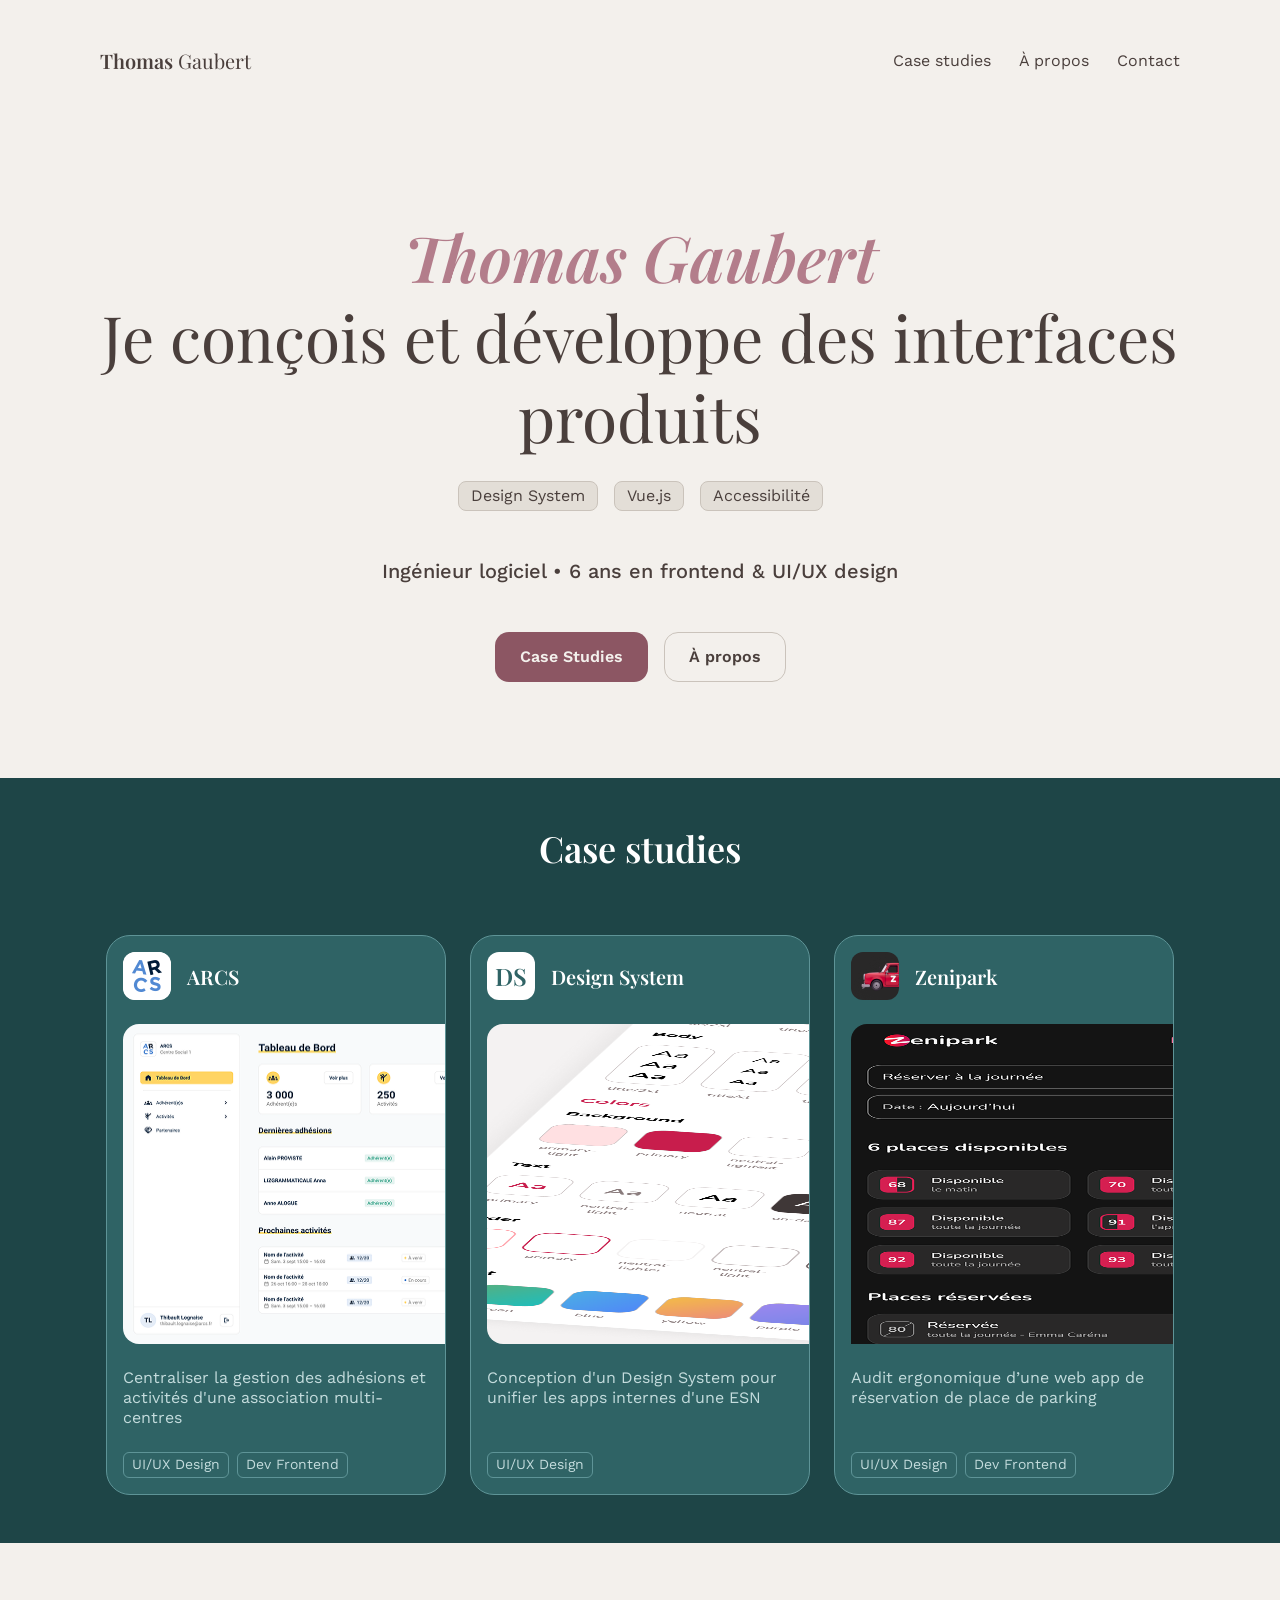
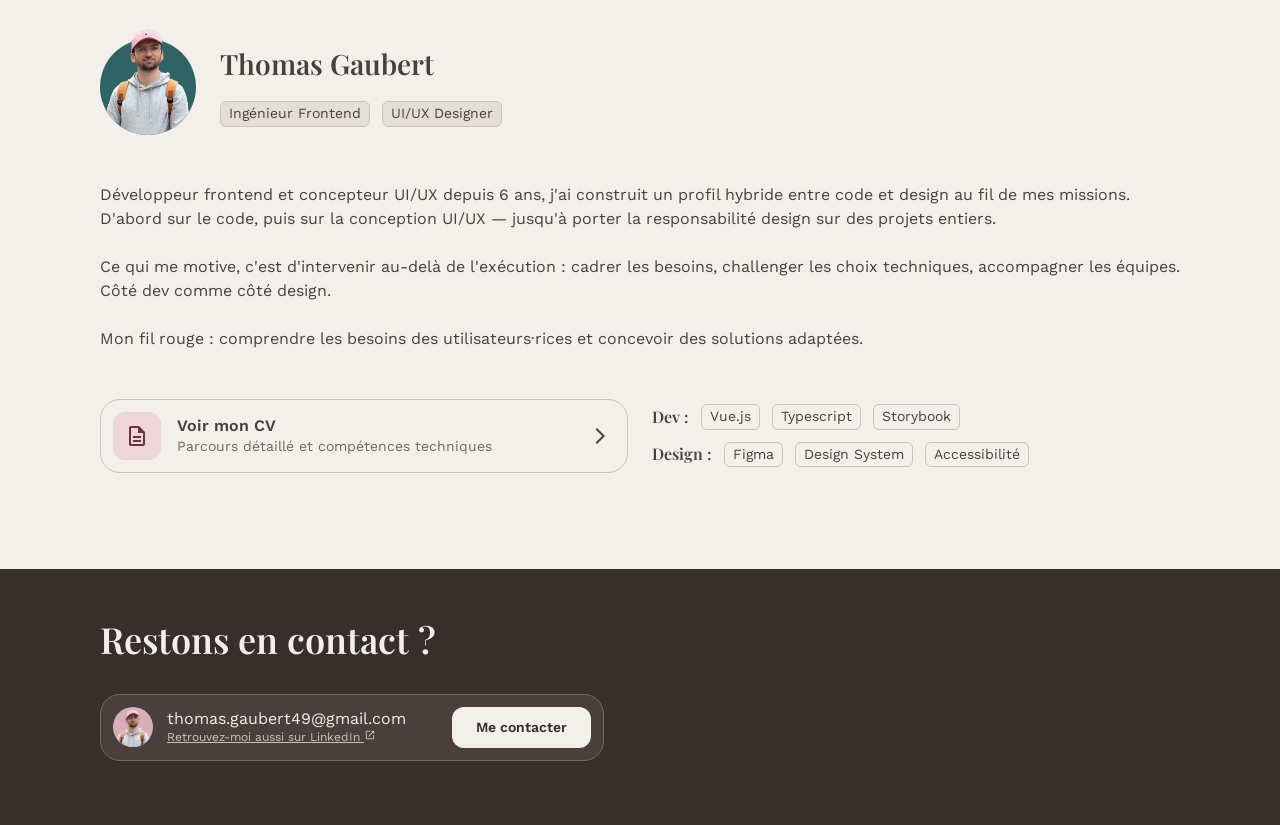
<file: index.html>
<!DOCTYPE html>
<html lang="fr">
	<head>
		<meta charset="UTF-8">
		<meta content="width=device-width, initial-scale=1.0" name="viewport">
		<title>Thomas Gaubert — Ingénieur Frontend & UI/UX Designer</title>
		<link href="./favicon.ico" rel="icon" type="image/x-icon">
		<meta
			content="Je conçois et développe des interfaces produits. Design System, Vue.js, Accessibilité. 6 ans en Développement Frontend & UI/UX Design."
			name="description">
		<link href="https://fonts.googleapis.com" rel="preconnect">
		<link crossorigin href="https://fonts.gstatic.com" rel="preconnect">
		<link
			href="https://fonts.googleapis.com/css2?family=Work+Sans:ital,wght@0,400;0,500;0,600;0,700;1,400&family=Playfair+Display:ital,wght@0,400;0,600;0,700;1,400;1,600;1,700&display=swap"
			rel="stylesheet">
		<link href="https://fonts.googleapis.com/css2?family=Material+Symbols+Outlined" rel="stylesheet"/>
		
		<!-- Stylesheets -->
		<link href="css/global.css" rel="stylesheet">
		<link href="css/tag.css" rel="stylesheet">
		<link href="css/navigation.css" rel="stylesheet">
		<link href="css/hero.css" rel="stylesheet">
		<link href="css/case-studies.css" rel="stylesheet">
		<link href="css/about.css" rel="stylesheet">
		<link href="css/contact.css" rel="stylesheet">
	</head>
	<body>
		
		<nav class="navigation">
			<a class="navigation__title" href="index.html">
				<span class="navigation__title__stress">Thomas</span>
				Gaubert
			</a>
			<div class="navigation__links">
				<a class="navigation__links__link" href="#case-studies">Case studies</a>
				<a class="navigation__links__link" href="#about">À propos</a>
				<a class="navigation__links__link" href="#contact">Contact</a>
			</div>
		</nav>
		
		<main>
			
			<article class="hero">
				<div class="hero__text">
					<h1 class="hero__title">
						<span class="hero__title__stress">Thomas Gaubert</span><br>
						Je conçois et développe des interfaces produits
					</h1>
					<div class="hero__tags">
						<div class="tag">Design System</div>
						<div class="tag">Vue.js</div>
						<div class="tag">Accessibilité</div>
					</div>
				</div>
				<div class="hero__subtitle">Ingénieur logiciel • 6 ans en frontend & UI/UX design</div>
				<div class="hero__button-group">
					<a class="hero__btn -primary" href="#case-studies">Case Studies</a>
					<a class="hero__btn" href="#about">À propos</a>
				</div>
			</article>
			
			<article class="case-studies" id="case-studies" style="background-color: var(--teal-600);">
				<h2 class="case-studies__title">Case studies</h2>
				<div class="case-studies__row">
					
					<a class="case-study" href="./pages/arcs.html">
						<div class="case-study__header">
							<img alt="logo ARCS" class="case-study__logo" src="./assets/arcs-logo.png">
							ARCS
						</div>
						<div class="case-study__screens">
							<img alt="ARCS - écran tableau de bord" class="case-study__screen" src="./assets/arcs-screen.png"/>
						</div>
						<p class="case-study__description">
							Centraliser la gestion des adhésions et activités d'une association
							multi-centres
						</p>
						<div class="case-study__tags">
							<div class="tag">UI/UX Design</div>
							<div class="tag">Dev Frontend</div>
						</div>
					</a>
					
					<a class="case-study" href="./pages/design-system.html">
						<div class="case-study__header">
							<span class="case-study__logo">DS</span>
							Design System
						</div>
						<div class="case-study__screens">
							<img alt="Design System - Assemblage de design tokens" class="case-study__screen"
							     src="./assets/ds-screen-2.png"/>
							<img alt="Design System - Assemblage de composants" class="case-study__screen"
							     src="./assets/ds-screen-1.png"/>
						</div>
						<p class="case-study__description">
							Conception d'un Design System pour unifier les apps internes d'une ESN
						</p>
						<div class="case-study__tags">
							<div class="tag">UI/UX Design</div>
						</div>
					</a>
					
					<a class="case-study" href="./pages/zenipark.html">
						<div class="case-study__header">
							<img alt="logo Zenipark" class="case-study__logo" src="./assets/zenipark-logo.png">
							Zenipark
						</div>
						<div class="case-study__screens">
							<img alt="Zenipark - écran de réservation des places de parking" class="case-study__screen"
							     src="./assets/zenipark-screen-1.png"/>
							<img alt="Zenipark - formulaire pour réserver une place" class="case-study__screen"
							     src="./assets/zenipark-screen-2.png"/>
						</div>
						<p class="case-study__description">
							Audit ergonomique d’une web app de réservation de place de parking
						</p>
						<div class="case-study__tags">
							<div class="tag">UI/UX Design</div>
							<div class="tag">Dev Frontend</div>
						</div>
					</a>
				
				</div>
			</article>
			
			<article class="about" id="about">
				<div class="about__header">
					<div class="about__header__img">
						<img alt="Photo de Thomas" src="assets/thomas.png">
					</div>
					<div class="about__header__text">
						<h2 class="about__title">Thomas Gaubert</h2>
						<div class="about__header__tags">
							<div class="tag">Ingénieur Frontend</div>
							<div class="tag">UI/UX Designer</div>
						</div>
					</div>
				</div>
				
				<div class="about__content">
					<p>
						Développeur frontend et concepteur UI/UX depuis 6 ans, j'ai construit un profil hybride entre code et design
						au fil de mes missions. D'abord sur le code, puis sur la conception UI/UX — jusqu'à porter la responsabilité
						design sur des projets entiers.
					</p>
					<p>
						Ce qui me motive, c'est d'intervenir au-delà de l'exécution : cadrer les besoins, challenger les choix
						techniques, accompagner les équipes. Côté dev comme côté design.
					</p>
					<p>
						Mon fil rouge : comprendre les besoins des utilisateurs·rices et concevoir des solutions adaptées.
					</p>
				</div>
				
				<div class="about__footer">
					<a class="cv-btn" href="assets/cv.pdf" role="link" tabindex="0" target="_blank">
						<div class="cv-btn__icon">
							<span aria-hidden="true" class="material-symbols-outlined">description</span>
						</div>
						<div class="cv-btn__text">
							<p class="cv-btn__text__title">
								Voir mon CV
							</p>
							<p class="cv-btn__text__subtitle">
								Parcours détaillé et compétences techniques
							</p>
						</div>
						<span aria-hidden="true" class="cv-btn__arrow material-symbols-outlined">arrow_forward_ios</span>
					</a>
					
					<div class="about__skills">
						<div class="about__skills__row">
							Dev :
							<div class="tag -secondary">Vue.js</div>
							<div class="tag -secondary">Typescript</div>
							<div class="tag -secondary">Storybook</div>
						</div>
						
						<div class="about__skills__row">
							Design :
							<div class="tag -secondary">Figma</div>
							<div class="tag -secondary">Design System</div>
							<div class="tag -secondary">Accessibilité</div>
						</div>
					</div>
				
				</div>
			</article>
		
		</main>
		
		<footer class="contact" id="contact">
			<h2 class="contact__title">Restons en contact ?</h2>
			<div class="contact__card">
				<img alt="Photo de Thomas" class="contact__card__img" src="assets/thomas.png">
				<div class="contact__card_details">
					<p>thomas.gaubert49@gmail.com</p>
					<a class="contact__card_details__link" href="http://www.linkedin.com/in/thomas-gaubert" target="_blank">Retrouvez-moi
						aussi sur LinkedIn
						<span aria-hidden="true" class="material-symbols-outlined">open_in_new</span>
					</a>
				</div>
				<a class="contact__card__btn" href="mailto:thomas.gaubert49@gmail.com">Me contacter</a>
			</div>
		</footer>
	
	</body>
</html>
</file>
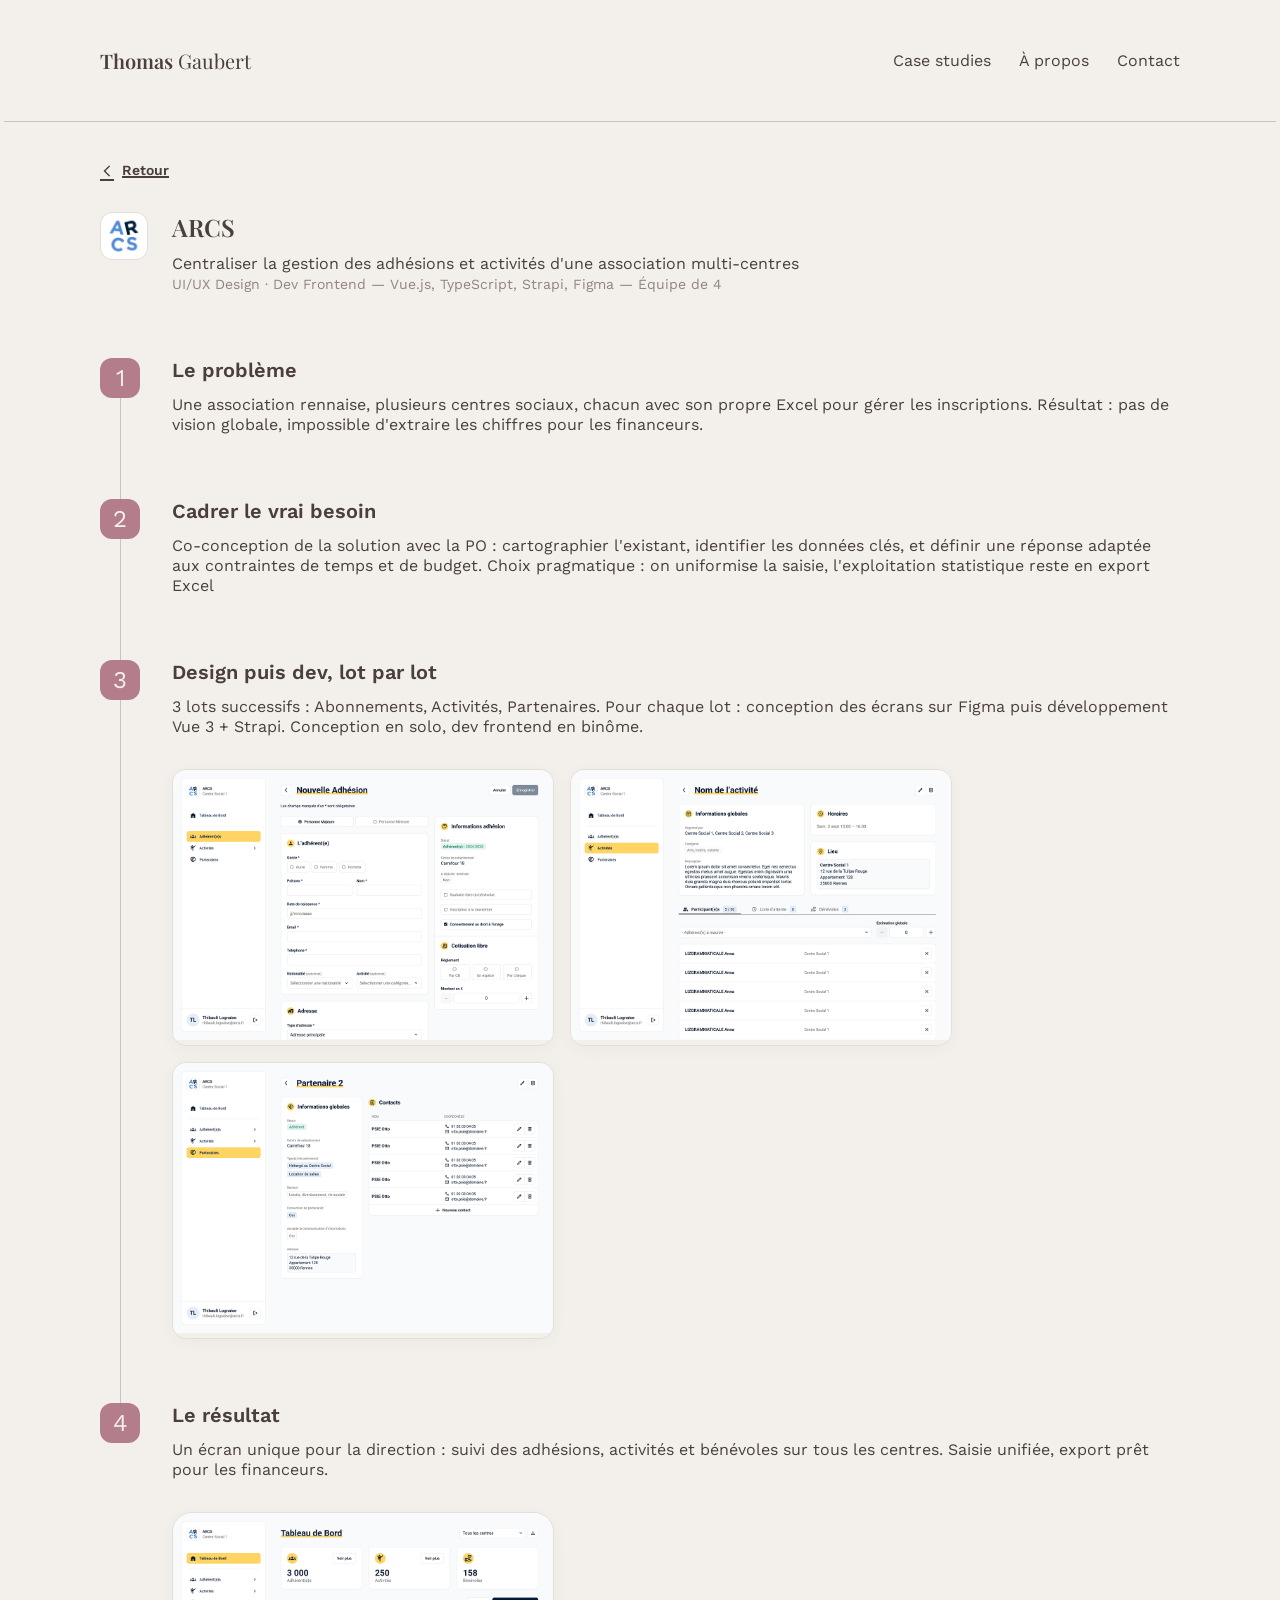
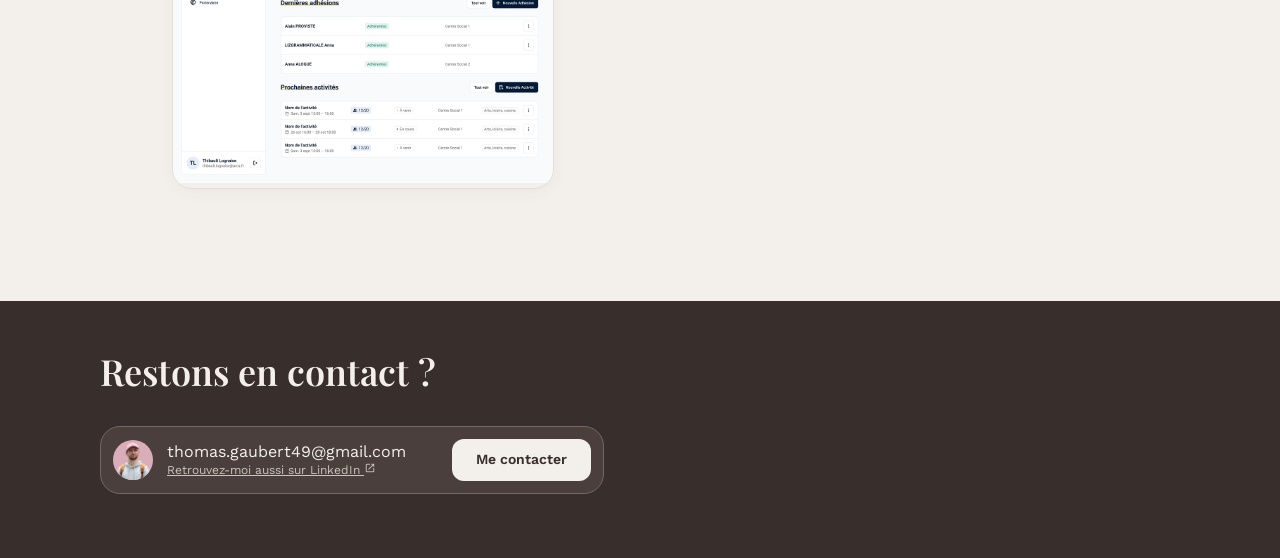
<file: pages/arcs.html>
<!DOCTYPE html>
<html lang="fr">
	<head>
		<meta charset="UTF-8">
		<meta content="width=device-width, initial-scale=1.0" name="viewport">
		<title>Thomas Gaubert | Case Study - ARCS</title>
		<link href="../favicon.ico" rel="icon" type="image/x-icon">
		<meta
			content="Détail du Case Study ARCS, application pour la gestion des adhésions d'une association rennaise"
			name="description">
		<link href="https://fonts.googleapis.com" rel="preconnect">
		<link crossorigin href="https://fonts.gstatic.com" rel="preconnect">
		<link
			href="https://fonts.googleapis.com/css2?family=Work+Sans:ital,wght@0,400;0,500;0,600;0,700;1,400&family=Playfair+Display:ital,wght@0,400;0,600;0,700;1,400;1,600;1,700&display=swap"
			rel="stylesheet">
		<link href="https://fonts.googleapis.com/css2?family=Material+Symbols+Outlined" rel="stylesheet"/>
		
		<!-- Stylesheets -->
		<link href="../css/global.css" rel="stylesheet">
		<link href="../css/navigation.css" rel="stylesheet">
		<link href="../css/case-study-details.css" rel="stylesheet">
		<link href="../css/contact.css" rel="stylesheet">
	</head>
	<body>
		
		<nav class="navigation">
			<a class="navigation__title" href="../index.html">
				<span class="navigation__title__stress">Thomas</span>
				Gaubert
			</a>
			<div class="navigation__links">
				<a class="navigation__links__link" href="../index.html#case-studies">Case studies</a>
				<a class="navigation__links__link" href="../index.html#about">À propos</a>
				<a class="navigation__links__link" href="../index.html#contact">Contact</a>
			</div>
		</nav>
		
		<main class="case-study-details">
			
			<div class="case-study-details__header">
				<a class="case-study-details__back-link" href="../index.html#case-studies">
					<span aria-hidden="true" class="material-symbols-outlined">arrow_back_ios_new</span>
					Retour
				</a>
				
				<div class="case-study-details__header__details">
					<img alt="Logo ARCS" class="case-study-details__logo" src="../assets/arcs-logo.png">
					<div class="case-study-details__header__details__text">
						<h1 class="case-study-details__header__details__title">ARCS</h1>
						<p class="case-study-details__header__details__description">
							Centraliser la gestion des adhésions et activités d'une association multi-centres <br>
							<span class="case-study-details__header__details__keywords">UI/UX Design · Dev Frontend — Vue.js, TypeScript, Strapi, Figma — Équipe de 4</span>
						</p>
					</div>
				</div>
			</div>
			
			<div class="case-study-details__steps">
				
				<div class="case-study-details__step">
					<div class="case-study-details__step__timeline">
						<p class="case-study-details__step__number">1</p>
						<span class="divider"></span>
					</div>
					
					<div class="case-study-details__step__content">
						<div class="case-study-details__step__content__text">
							<h2>Le problème</h2>
							<p>Une association rennaise, plusieurs centres sociaux, chacun avec son propre Excel pour gérer les
								inscriptions. Résultat : pas de vision globale, impossible d'extraire les chiffres pour les
								financeurs.</p>
						</div>
					
					
					</div>
				</div>
				
				<div class="case-study-details__step">
					<div class="case-study-details__step__timeline">
						<p class="case-study-details__step__number">2</p>
						<span class="divider"></span>
					</div>
					
					<div class="case-study-details__step__content">
						<div class="case-study-details__step__content__text">
							<h2>Cadrer le vrai besoin</h2>
							<p>Co-conception de la solution avec la PO : cartographier l'existant, identifier les données clés, et
								définir une réponse adaptée aux contraintes de temps et de budget. Choix pragmatique : on uniformise la
								saisie, l'exploitation statistique reste en export Excel</p>
						</div>
					
					
					</div>
				</div>
				
				<div class="case-study-details__step">
					<div class="case-study-details__step__timeline">
						<p class="case-study-details__step__number">3</p>
						<span class="divider"></span>
					</div>
					
					<div class="case-study-details__step__content">
						<div class="case-study-details__step__content__text">
							<h2>Design puis dev, lot par lot</h2>
							<p>3 lots successifs : Abonnements, Activités, Partenaires. Pour chaque lot : conception des écrans sur
								Figma puis développement Vue 3 + Strapi. Conception en solo, dev frontend en binôme.</p>
						</div>
						
						<div class="case-study-details__step__content__screens">
							<a href="../assets/screenshots/arcs-screen-1.png" target="_blank">
								<img alt="Formulaire d'adhésion" src="../assets/screenshots/arcs-screen-1.png"/>
							</a>
							<a href="../assets/screenshots/arcs-screen-2.png" target="_blank">
								<img alt="Consultation des détails d'un activité et des adhérent·e·s inscrit·e·s"
								     src="../assets/screenshots/arcs-screen-2.png"/>
							</a>
							<a href="../assets/screenshots/arcs-screen-3.png" target="_blank">
								<img alt="Details d'un partenaire avec les contacts liés"
								     src="../assets/screenshots/arcs-screen-3.png"/>
							</a>
						</div>
					
					
					</div>
				</div>
				
				<div class="case-study-details__step">
					<div class="case-study-details__step__timeline">
						<p class="case-study-details__step__number">4</p>
						<span class="divider"></span>
					</div>
					
					<div class="case-study-details__step__content">
						<div class="case-study-details__step__content__text">
							<h2>Le résultat</h2>
							<p>Un écran unique pour la direction : suivi des adhésions, activités et bénévoles sur tous les centres.
								Saisie unifiée, export prêt pour les financeurs.</p>
						</div>
						
						<div class="case-study-details__step__content__screens">
							<a href="../assets/screenshots/arcs-screen-4.png" target="_blank">
								<img alt="Tableau de bord pour le pilote à destination de la direction"
								     src="../assets/screenshots/arcs-screen-4.png"/>
							</a>
						</div>
					
					
					</div>
				</div>
			
			</div>
		
		</main>
		
		<footer class="contact" id="contact">
			<h2 class="contact__title">Restons en contact ?</h2>
			<div class="contact__card">
				<img alt="Photo de Thomas" class="contact__card__img" src="../assets/thomas.png">
				<div class="contact__card_details">
					<p>thomas.gaubert49@gmail.com</p>
					<a class="contact__card_details__link" href="http://www.linkedin.com/in/thomas-gaubert" target="_blank">Retrouvez-moi
						aussi sur LinkedIn
						<span aria-hidden="true" class="material-symbols-outlined">open_in_new</span>
					</a>
				</div>
				<a class="contact__card__btn" href="mailto:thomas.gaubert49@gmail.com">Me contacter</a>
			</div>
		</footer>
	
	</body>
</html>
</file>
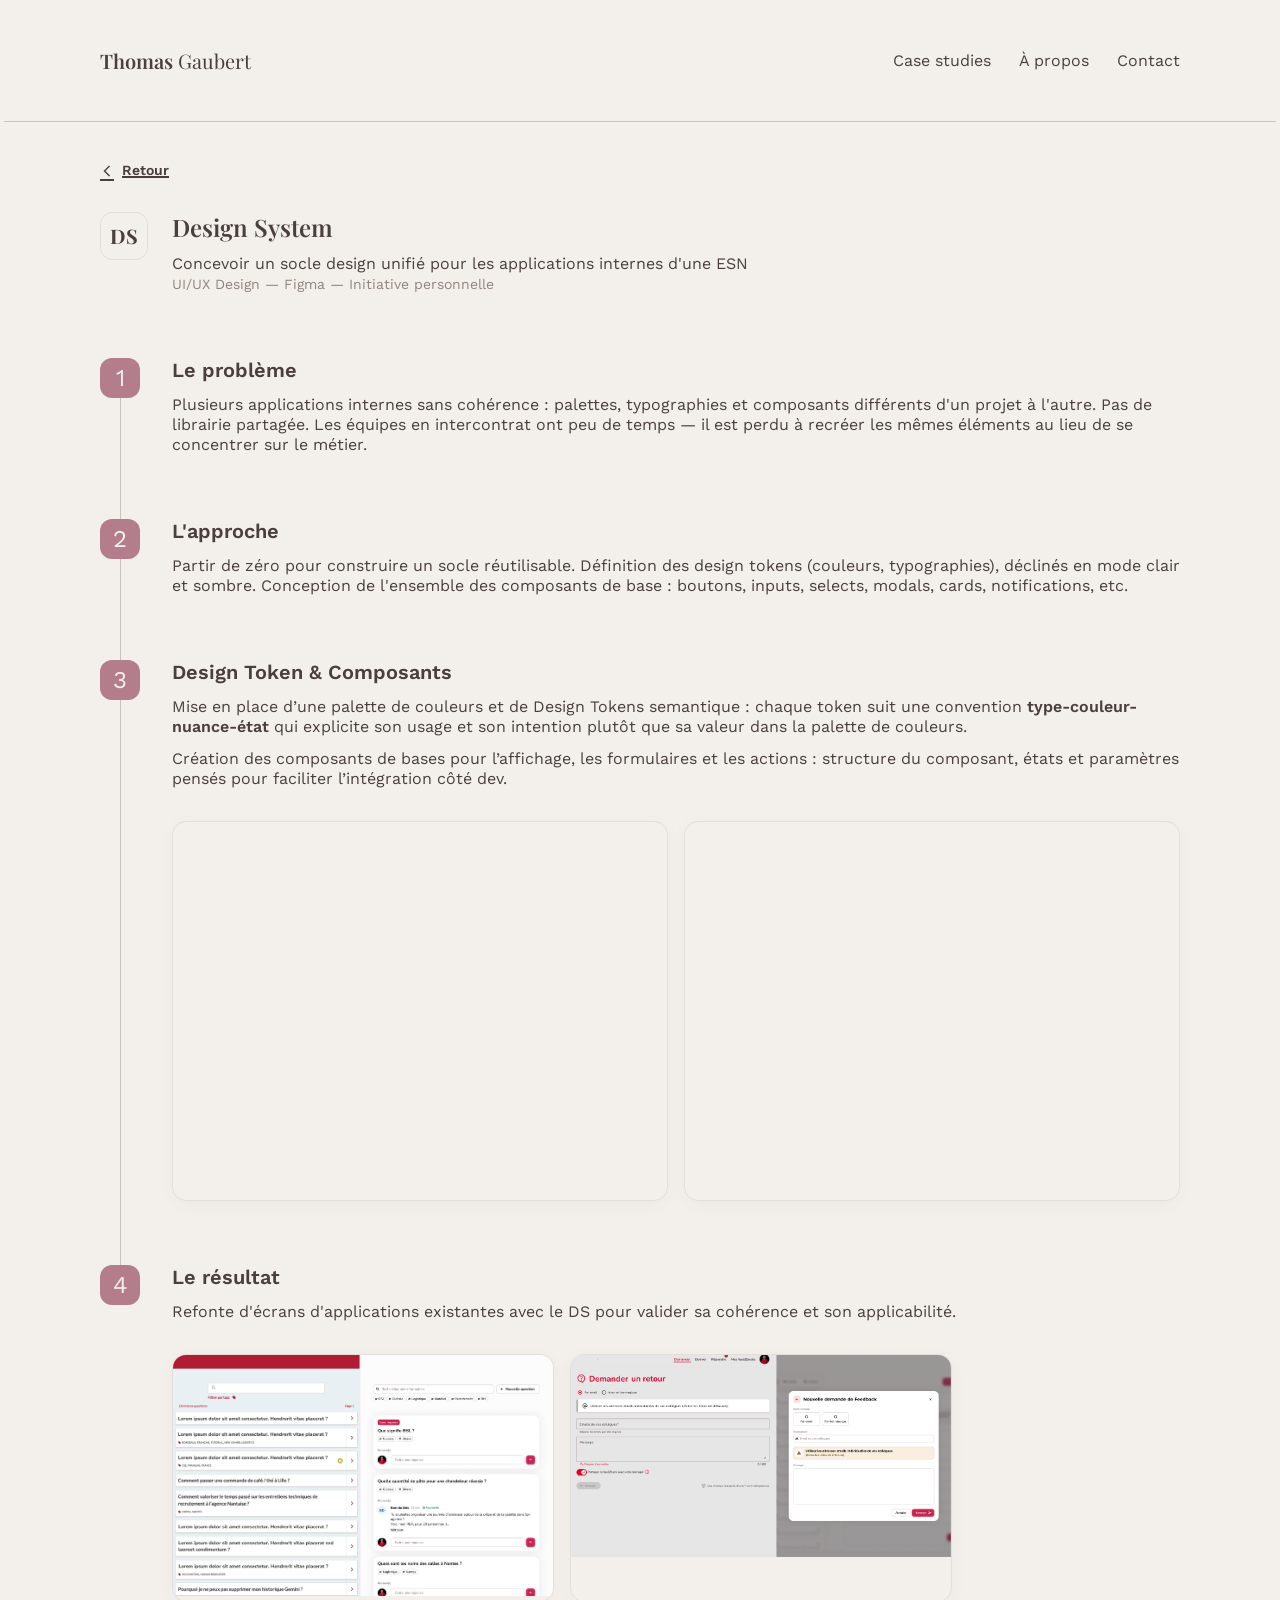
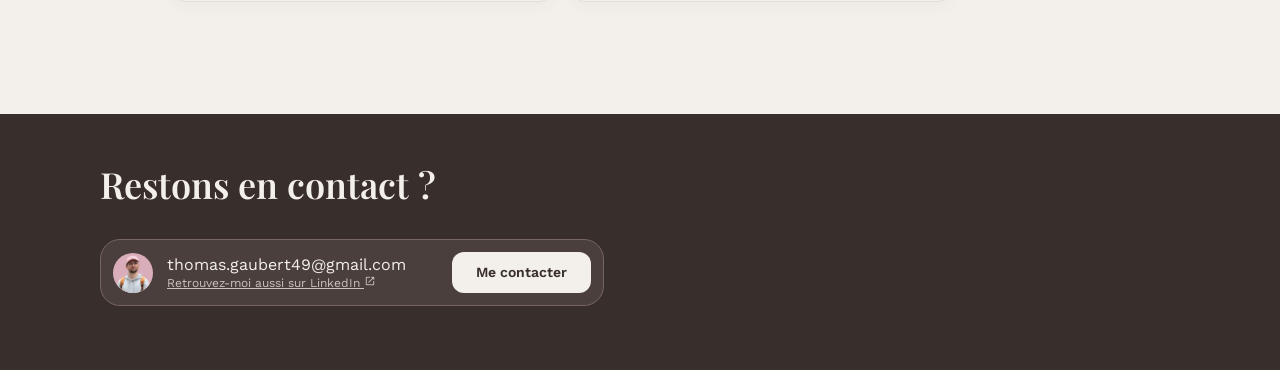
<file: pages/design-system.html>
<!DOCTYPE html>
<html lang="fr">
	<head>
		<meta charset="UTF-8">
		<meta content="width=device-width, initial-scale=1.0" name="viewport">
		<title>Thomas Gaubert | Case Study - Design System</title>
		<link href="../favicon.ico" rel="icon" type="image/x-icon">
		<meta
			content="Détail du Case Study Design System"
			name="description">
		<link href="https://fonts.googleapis.com" rel="preconnect">
		<link crossorigin href="https://fonts.gstatic.com" rel="preconnect">
		<link
			href="https://fonts.googleapis.com/css2?family=Work+Sans:ital,wght@0,400;0,500;0,600;0,700;1,400&family=Playfair+Display:ital,wght@0,400;0,600;0,700;1,400;1,600;1,700&display=swap"
			rel="stylesheet">
		<link href="https://fonts.googleapis.com/css2?family=Material+Symbols+Outlined" rel="stylesheet"/>
		
		<!-- Stylesheets -->
		<link href="../css/global.css" rel="stylesheet">
		<link href="../css/navigation.css" rel="stylesheet">
		<link href="../css/case-study-details.css" rel="stylesheet">
		<link href="../css/contact.css" rel="stylesheet">
	</head>
	<body>
		
		<nav class="navigation">
			<a class="navigation__title" href="../index.html">
				<span class="navigation__title__stress">Thomas</span>
				Gaubert
			</a>
			<div class="navigation__links">
				<a class="navigation__links__link" href="../index.html#case-studies">Case studies</a>
				<a class="navigation__links__link" href="../index.html#about">À propos</a>
				<a class="navigation__links__link" href="../index.html#contact">Contact</a>
			</div>
		</nav>
		
		<main class="case-study-details">
			
			<div class="case-study-details__header">
				<a class="case-study-details__back-link" href="../index.html#case-studies">
					<span aria-hidden="true" class="material-symbols-outlined">arrow_back_ios_new</span>
					Retour
				</a>
				
				<div class="case-study-details__header__details">
					<span class="case-study-details__logo">DS</span>
					<div class="case-study-details__header__details__text">
						<h1 class="case-study-details__header__details__title">Design System</h1>
						<p class="case-study-details__header__details__description">
							Concevoir un socle design unifié pour les applications internes d'une ESN <br>
							<span
								class="case-study-details__header__details__keywords">UI/UX Design — Figma — Initiative personnelle</span>
						</p>
					</div>
				</div>
			</div>
			
			<div class="case-study-details__steps">
				
				<div class="case-study-details__step">
					<div class="case-study-details__step__timeline">
						<p class="case-study-details__step__number">1</p>
						<span class="divider"></span>
					</div>
					
					<div class="case-study-details__step__content">
						<div class="case-study-details__step__content__text">
							<h2>Le problème</h2>
							<p>Plusieurs applications internes sans cohérence : palettes, typographies et composants différents d'un
								projet à l'autre. Pas de librairie partagée. Les équipes en intercontrat ont peu de temps — il est perdu
								à recréer les mêmes éléments au lieu de se concentrer sur le métier.</p>
						</div>
					</div>
				</div>
				
				<div class="case-study-details__step">
					<div class="case-study-details__step__timeline">
						<p class="case-study-details__step__number">2</p>
						<span class="divider"></span>
					</div>
					
					<div class="case-study-details__step__content">
						<div class="case-study-details__step__content__text">
							<h2>L'approche</h2>
							<p>Partir de zéro pour construire un socle réutilisable. Définition des design tokens (couleurs,
								typographies), déclinés en mode clair et sombre. Conception de l'ensemble des composants de base :
								boutons, inputs, selects, modals, cards, notifications, etc.</p>
						</div>
					</div>
				</div>
				
				<div class="case-study-details__step">
					<div class="case-study-details__step__timeline">
						<p class="case-study-details__step__number">3</p>
						<span class="divider"></span>
					</div>
					
					<div class="case-study-details__step__content">
						<div class="case-study-details__step__content__text">
							<h2>Design Token & Composants</h2>
							<p>Mise en place d’une palette de couleurs et de Design Tokens semantique : chaque token suit une
								convention <strong style="font-weight: 600">type-couleur-nuance-état</strong> qui explicite son usage et
								son intention plutôt que sa valeur dans la palette de couleurs.</p>
							<p>Création des composants de bases pour l’affichage, les formulaires et les actions : structure du
								composant, états et paramètres pensés pour faciliter l’intégration côté dev.</p>
						</div>
						
						<div class="case-study-details__step__content__screens">
							<iframe
								allowfullscreen
								src="https://embed.figma.com/design/BXVT3QQqtRvU2uUxINuSSS/-POC--Dezign-%E2%80%93-Design-System-by-Zenika?node-id=38-39511&embed-host=share&page-selector=false&footer=false"></iframe>
							<iframe allowfullscreen
							        src="https://embed.figma.com/design/BXVT3QQqtRvU2uUxINuSSS/-POC--Dezign-%E2%80%93-Design-System-by-Zenika?node-id=3-916&embed-host=share&page-selector=false&footer=false"></iframe>
						</div>
					</div>
				</div>
				
				<div class="case-study-details__step">
					<div class="case-study-details__step__timeline">
						<p class="case-study-details__step__number">4</p>
						<span class="divider"></span>
					</div>
					
					<div class="case-study-details__step__content">
						<div class="case-study-details__step__content__text">
							<h2>Le résultat</h2>
							<p>Refonte d'écrans d'applications existantes avec le DS pour valider sa cohérence et son
								applicabilité.
							</p>
						</div>
						
						<div class="case-study-details__step__content__screens">
							<a href="../assets/screenshots/ds-screen-3.png" target="_blank">
								<img alt="Refonte application FAQ avant/après"
								     src="../assets/screenshots/ds-screen-3.png"/>
							</a>
							<a href="../assets/screenshots/ds-screen-4.png" target="_blank">
								<img alt="Refonte application Feedback avant/après"
								     src="../assets/screenshots/ds-screen-4.png"/>
							</a>
						</div>
					
					
					</div>
				</div>
			
			</div>
		
		</main>
		
		<footer class="contact" id="contact">
			<h2 class="contact__title">Restons en contact ?</h2>
			<div class="contact__card">
				<img alt="Photo de Thomas" class="contact__card__img" src="../assets/thomas.png">
				<div class="contact__card_details">
					<p>thomas.gaubert49@gmail.com</p>
					<a class="contact__card_details__link" href="http://www.linkedin.com/in/thomas-gaubert" target="_blank">Retrouvez-moi
						aussi sur LinkedIn
						<span aria-hidden="true" class="material-symbols-outlined">open_in_new</span>
					</a>
				</div>
				<a class="contact__card__btn" href="mailto:thomas.gaubert49@gmail.com">Me contacter</a>
			</div>
		</footer>
	
	</body>
</html>
</file>
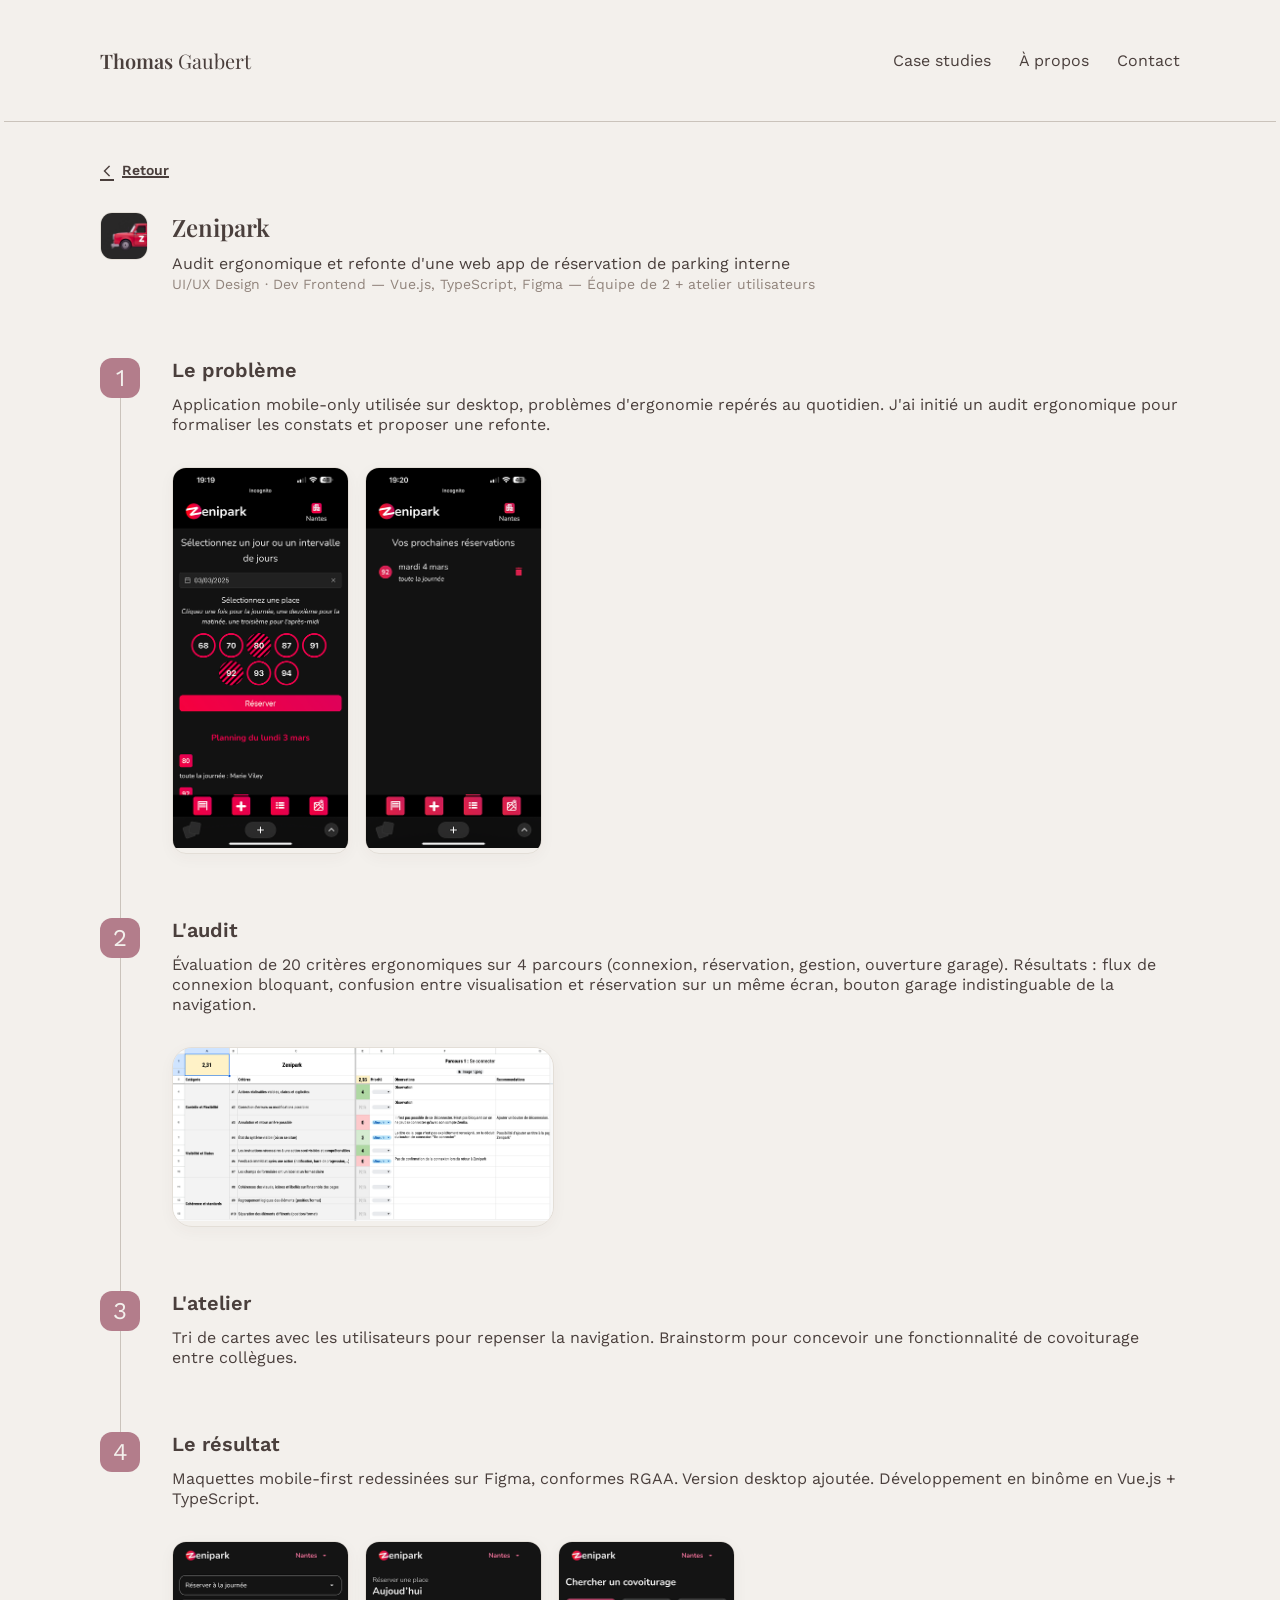
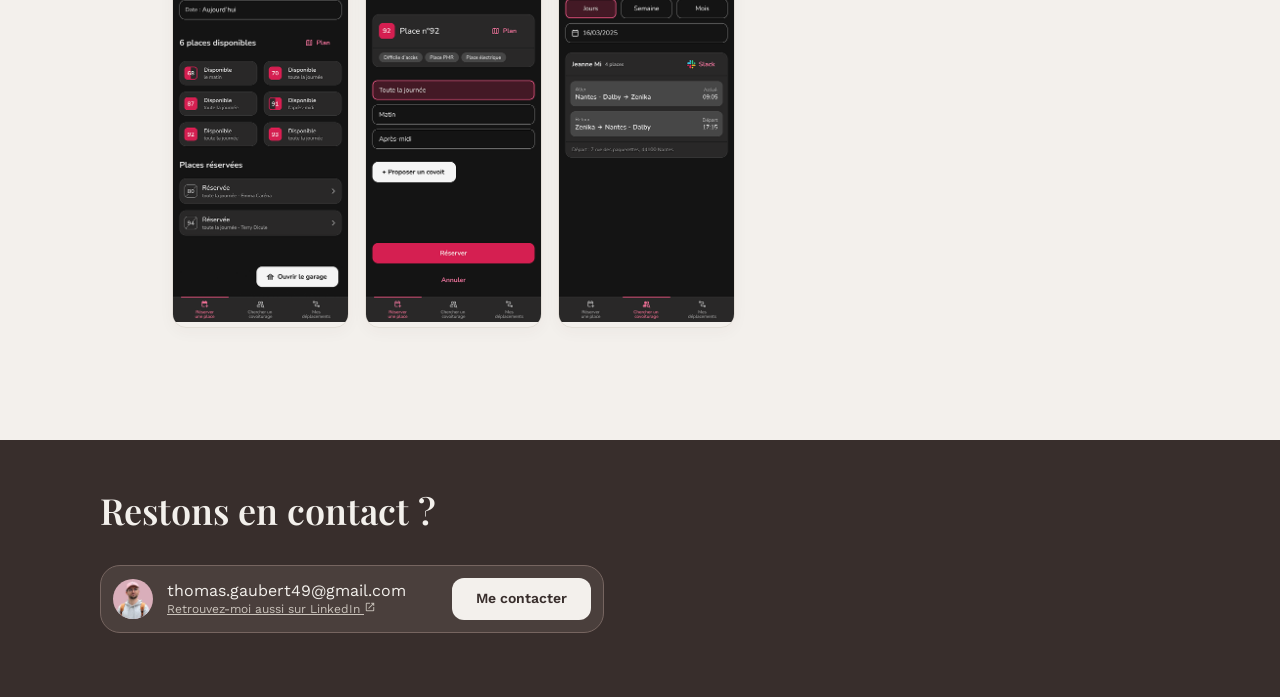
<file: pages/zenipark.html>
<!DOCTYPE html>
<html lang="fr">
	<head>
		<meta charset="UTF-8">
		<meta content="width=device-width, initial-scale=1.0" name="viewport">
		<title>Thomas Gaubert | Case Study - Zenipark</title>
		<link href="../favicon.ico" rel="icon" type="image/x-icon">
		<meta
			content="Détail du Case Study Zenipark, application de réservation de place de parking"
			name="description">
		<link href="https://fonts.googleapis.com" rel="preconnect">
		<link crossorigin href="https://fonts.gstatic.com" rel="preconnect">
		<link
			href="https://fonts.googleapis.com/css2?family=Work+Sans:ital,wght@0,400;0,500;0,600;0,700;1,400&family=Playfair+Display:ital,wght@0,400;0,600;0,700;1,400;1,600;1,700&display=swap"
			rel="stylesheet">
		<link href="https://fonts.googleapis.com/css2?family=Material+Symbols+Outlined" rel="stylesheet"/>
		
		<!-- Stylesheets -->
		<link href="../css/global.css" rel="stylesheet">
		<link href="../css/navigation.css" rel="stylesheet">
		<link href="../css/case-study-details.css" rel="stylesheet">
		<link href="../css/contact.css" rel="stylesheet">
	</head>
	<body>
		
		<nav class="navigation">
			<a class="navigation__title" href="../index.html">
				<span class="navigation__title__stress">Thomas</span>
				Gaubert
			</a>
			<div class="navigation__links">
				<a class="navigation__links__link" href="../index.html#case-studies">Case studies</a>
				<a class="navigation__links__link" href="../index.html#about">À propos</a>
				<a class="navigation__links__link" href="../index.html#contact">Contact</a>
			</div>
		</nav>
		
		<main class="case-study-details">
			
			<div class="case-study-details__header">
				<a class="case-study-details__back-link" href="../index.html#case-studies">
					<span aria-hidden="true" class="material-symbols-outlined">arrow_back_ios_new</span>
					Retour
				</a>
				
				<div class="case-study-details__header__details">
					<img alt="Logo Zenipark" class="case-study-details__logo" src="../assets/zenipark-logo.png">
					<div class="case-study-details__header__details__text">
						<h1 class="case-study-details__header__details__title">Zenipark</h1>
						<p class="case-study-details__header__details__description">
							Audit ergonomique et refonte d'une web app de réservation de parking interne <br>
							<span class="case-study-details__header__details__keywords">UI/UX Design · Dev Frontend — Vue.js, TypeScript, Figma — Équipe de 2 + atelier utilisateurs</span>
						</p>
					</div>
				</div>
			</div>
			
			<div class="case-study-details__steps">
				
				<div class="case-study-details__step">
					<div class="case-study-details__step__timeline">
						<p class="case-study-details__step__number">1</p>
						<span class="divider"></span>
					</div>
					
					<div class="case-study-details__step__content">
						<div class="case-study-details__step__content__text">
							<h2>Le problème</h2>
							<p>Application mobile-only utilisée sur desktop, problèmes d'ergonomie repérés au quotidien. J'ai initié
								un audit ergonomique pour formaliser les constats et proposer une refonte.</p>
						</div>
						
						<div class="case-study-details__step__content__screens">
							<a href="../assets/screenshots/zenipark-screen-1.png" target="_blank">
								<img alt="Ancien écran de sélection de place de parking"
								     src="../assets/screenshots/zenipark-screen-1.png"/>
							</a>
							<a href="../assets/screenshots/zenipark-screen-2.png" target="_blank">
								<img alt="Ancien écran de réservation d'une place de parking"
								     src="../assets/screenshots/zenipark-screen-2.png"/>
							</a>
						</div>
					
					</div>
				</div>
				
				<div class="case-study-details__step">
					<div class="case-study-details__step__timeline">
						<p class="case-study-details__step__number">2</p>
						<span class="divider"></span>
					</div>
					
					<div class="case-study-details__step__content">
						<div class="case-study-details__step__content__text">
							<h2>L'audit</h2>
							<p>Évaluation de 20 critères ergonomiques sur 4 parcours (connexion, réservation, gestion, ouverture
								garage). Résultats : flux de connexion bloquant, confusion entre visualisation et réservation sur un
								même écran, bouton garage indistinguable de la navigation.</p>
						</div>
						
						<div class="case-study-details__step__content__screens">
							<a href="../assets/screenshots/zenipark-screen-3.png" target="_blank">
								<img alt="Capture d'écran de l'audit ergonomique" src="../assets/screenshots/zenipark-screen-3.png"/>
							</a>
						</div>
					
					</div>
				</div>
				
				<div class="case-study-details__step">
					<div class="case-study-details__step__timeline">
						<p class="case-study-details__step__number">3</p>
						<span class="divider"></span>
					</div>
					
					<div class="case-study-details__step__content">
						<div class="case-study-details__step__content__text">
							<h2>L'atelier</h2>
							<p>Tri de cartes avec les utilisateurs pour repenser la navigation. Brainstorm pour concevoir une
								fonctionnalité de covoiturage entre collègues.</p>
						</div>
					</div>
				</div>
				
				<div class="case-study-details__step">
					<div class="case-study-details__step__timeline">
						<p class="case-study-details__step__number">4</p>
						<span class="divider"></span>
					</div>
					
					<div class="case-study-details__step__content">
						<div class="case-study-details__step__content__text">
							<h2>Le résultat</h2>
							<p> Maquettes mobile-first redessinées sur Figma, conformes RGAA. Version desktop ajoutée. Développement
								en binôme en Vue.js + TypeScript.</p>
						</div>
						
						<div class="case-study-details__step__content__screens">
							<a href="../assets/screenshots/zenipark-screen-4.png" target="_blank">
								<img alt="Nouvel écran de sélection de place de parking"
								     src="../assets/screenshots/zenipark-screen-4.png"/>
							</a>
							<a href="../assets/screenshots/zenipark-screen-5.png" target="_blank">
								<img alt="Nouvel écran de réseervation d'une place de parking"
								     src="../assets/screenshots/zenipark-screen-5.png"/>
							</a>
							<a href="../assets/screenshots/zenipark-screen-6.png" target="_blank">
								<img alt="Nouvel écran de consultation des covoiturages disponibles"
								     src="../assets/screenshots/zenipark-screen-6.png"/>
							</a>
						</div>
					
					
					</div>
				</div>
			
			</div>
		
		</main>
		
		<footer class="contact" id="contact">
			<h2 class="contact__title">Restons en contact ?</h2>
			<div class="contact__card">
				<img alt="Photo de Thomas" class="contact__card__img" src="../assets/thomas.png">
				<div class="contact__card_details">
					<p>thomas.gaubert49@gmail.com</p>
					<a class="contact__card_details__link" href="http://www.linkedin.com/in/thomas-gaubert" target="_blank">Retrouvez-moi
						aussi sur LinkedIn
						<span aria-hidden="true" class="material-symbols-outlined">open_in_new</span>
					</a>
				</div>
				<a class="contact__card__btn" href="mailto:thomas.gaubert49@gmail.com">Me contacter</a>
			</div>
		</footer>
	
	</body>
</html>
</file>
<file: css/global.css>
:root {
  /* Teal — Primary */
  --teal-100: #E8F2F2;
  --teal-200: #C4DCDD;
  --teal-300: #96BFC1;
  --teal-400: #5E9497;
  --teal-500: #2F6365;
  --teal-600: #1E4547;
  --teal-700: #122A2B;
  --teal-800: #091516;
  --teal-900: #040B0C;
  
  /* Rose — Accent */
  --rose-100: #F7EFF1;
  --rose-200: #EDD5DA;
  --rose-300: #D9AEBA;
  --rose-400: #C8909F;
  --rose-500: #B37D8B;
  --rose-600: #8C5663;
  --rose-700: #663540;
  --rose-800: #401C24;
  --rose-900: #200D12;
  
  /* Neutral — Warm crème to dark (adjusted ramp) */
  --white: #FFFFFF;
  --neutral-100: #F3F0EC;
  --neutral-200: #E3DED7;
  --neutral-300: #CAC3BB;
  --neutral-400: #AEA49E;
  --neutral-500: #91847C;
  --neutral-600: #766560;
  --neutral-700: #5A4D49;
  --neutral-800: #4A3F3C;
  --neutral-900: #382E2C;
  
  
  /* Typography */
  --font-serif: 'Playfair Display', Georgia, serif;
  --font-sans: 'Work Sans', system-ui, -apple-system, sans-serif;
  --semibold: 600;
}

/* --- Reset & Base --- */
*, *::before, *::after {
  box-sizing: border-box;
  margin: 0;
  padding: 0;
}

html {
  scroll-behavior: smooth;
  font-size: 1rem;
  line-height: 1.25 !important;
}

body {
  font-family: var(--font-sans);
  background: var(--neutral-100);
  color: var(--neutral-800);
}

a {
  text-decoration: none;
}

a, a:hover, a:visited, a:active {
  color: unset;
}

a, button, [role="button"] {
  outline: 3px solid transparent;
  outline-offset: 2px;
}

a:focus-visible, button:focus-visible, [role="button"]:focus-visible {
  outline-color: var(--rose-500);
}

article > div {
  max-width: 1080px;
}
</file>
<file: css/tag.css>
.tag {
  font-family: var(--font-sans);
  font-weight: normal;
  padding: .1875rem 0.5rem;
  border: 1px solid var(--neutral-300);
  background-color: var(--neutral-200);
  font-size: 0.875rem;
  border-radius: 0.375rem;
  text-align: center;
}

.tag.-secondary {
  background-color: unset;
}
</file>
<file: css/navigation.css>
.navigation {
  display: flex;
  justify-content: space-between;
  align-items: center;
  padding: 3rem 6rem;
  max-width: calc(1080px + 12rem);
  margin: 0 auto;
  width: 100%;
}

.navigation__title {
  font-family: var(--font-serif);
  font-size: 1.25rem;
  font-weight: 100;
  transition: .3s;
}

.navigation__title__stress {
  font-weight: var(--semibold);
}

.navigation__title:hover {
  color: var(--rose-500)
}

.navigation__title:active {
  color: var(--rose-600)
}

.navigation__links {
  display: flex;
  gap: 1.75rem;
}

.navigation__links__link {
  position: relative;
  transition: .3s;
  
  &:before {
    content: "";
    display: block;
    position: absolute;
    top: calc(100% + .25rem);
    left: 0;
    height: 2px;
    width: 0;
    background-color: var(--neutral-800);
    transition: .3s;
  }
}

.navigation__links__link:hover {
  color: var(--rose-500);
  
  &:before {
    width: 100%;
    background-color: var(--rose-500);
  }
}

.navigation__links__link:active {
  color: var(--rose-600);
  
  &:before {
    background-color: var(--rose-600);
  }
}

@media (max-width: 768px) {
  .navigation {
    display: none;
  }
}
</file>
<file: css/hero.css>
.hero {
  display: flex;
  flex-direction: column;
  align-items: center;
  gap: 3rem;
  padding: 6rem;
}

.hero__text {
  display: flex;
  flex-direction: column;
  align-items: center;
  gap: 1.5rem;
}

.hero__title {
  font-family: var(--font-serif);
  font-size: 4rem;
  font-weight: 200;
  text-align: center;
}

.hero__title__stress {
  color: var(--rose-500);
  font-style: italic;
  font-weight: var(--semibold);
}

.hero__subtitle {
  font-size: 1.25rem;
  font-weight: 500;
  text-align: center;
}

.hero__tags {
  display: flex;
  gap: 1rem;
}

.hero__tags .tag {
  padding: .25rem .75rem;
  border-radius: .5rem;
  font-size: 1rem;
}

.hero__button-group {
  display: flex;
  gap: 1rem;
}

.hero__btn {
  padding: .875rem 1.5rem;
  border: 1px solid var(--neutral-300);
  border-radius: .875rem;
  font-size: 1rem;
  font-weight: var(--semibold);
  transition: .3s;
}

.hero__btn:hover {
  background-color: var(--neutral-200);
}

.hero__btn:active {
  border-color: var(--neutral-400);
  background-color: var(--neutral-300);
}

.hero__btn.-primary {
  background-color: var(--rose-600);
  color: var(--neutral-100);
  border-color: transparent;
}

.hero__btn.-primary:hover {
  background-color: var(--rose-500);
}

.hero__btn.-primary:active {
  background-color: var(--rose-700);
}

@media (max-width: 768px) {
  .hero {
    padding: 3rem 1.5rem;
  }
  
  .hero__title {
    font-size: 1.8rem;
  }
  
  .hero__subtitle {
    font-size: 1rem;
  }
  
  .hero__tags {
    gap: .5rem;
    flex-wrap: wrap;
    justify-content: center;
  }
  
  .hero__tags .tag {
    padding: .1875rem 0.5rem;
    font-size: 0.875rem;
    border-radius: 0.375rem;
  }
  
  .hero__button-group {
    flex-wrap: wrap;
    justify-content: center;
    gap: .75rem;
  }
  
  .hero__btn {
    padding: .75rem 1.5rem;
    border-radius: .75rem;
    font-size: .875rem;
  }
  
}
</file>
<file: css/case-studies.css>
.case-studies {
  display: flex;
  flex-direction: column;
  align-items: center;
  justify-content: center;
  padding: 3rem 1rem;
  gap: 4rem;
  color: var(--white)
}

.case-studies__title {
  font-family: var(--font-serif);
  font-size: 2.25rem;
  font-weight: var(--semibold);
}

.case-studies__row {
  max-width: 1080px;
  margin: 0 auto;
  width: 100%;
  display: flex;
  gap: 1.5rem;
  flex-wrap: wrap;
  justify-content: center;
}

.case-study {
  display: flex;
  flex-direction: column;
  gap: 1.5rem;
  width: min(340px, 100%);
  border: 1px solid var(--teal-400);
  background-color: var(--teal-500);
  border-radius: 1.5rem;
  padding: 1rem;
  transition: .3s;
  overflow: hidden;
  cursor: pointer;
}

.case-study:hover {
  transform: translateY(-.25rem);
  background-color: var(--teal-400);
  border-color: var(--teal-300);
}

.case-study:hover .tag {
  border-color: var(--teal-300);
}

.case-study:active {
  transform: translateY(0);
  background-color: var(--teal-500);
  border-color: var(--teal-400);
}

.case-study__header {
  display: flex;
  align-items: center;
  gap: 1rem;
  font-family: var(--font-serif);
  font-weight: var(--semibold);
  font-size: 1.25rem;
}

.case-study__logo {
  display: flex;
  justify-content: center;
  align-items: center;
  background-color: var(--white);
  color: var(--teal-500);
  font-size: 1.5rem;
  font-family: var(--font-serif);
  height: 3rem;
  width: 3rem;
  border-radius: .75rem;
}

.case-study__screens {
  display: flex;
  justify-items: flex-start;
  flex-shrink: 0;
  gap: 1.5rem;
  height: 320px;
}

.case-study__screen {
  border-radius: 1rem;
  flex-shrink: 0;
}

.case-study__description {
  font-size: 1rem;
  color: var(--teal-200);
  flex-grow: 1;
}

.case-study__tags {
  display: flex;
  gap: .5rem;
}

.case-study__tags .tag {
  background-color: unset;
  border-color: var(--teal-400);
  color: var(--teal-200);
  transition: .3s;
  text-align: left;
}

.case-study:nth-child(3) .case-study__screen {
  border-radius: 1rem 1rem 0 0;
}

@media (max-width: 768px) {
  
  .case-studies {
    padding: 3rem 1.5rem;
    gap: 2rem;
  }
  
  .case-studies__title {
    font-size: 1.5rem;
  }
  
  .case-study {
    padding: .8rem;
    border-radius: 1.25rem;
  }
  
  .case-study__screens {
    display: none;
  }
}
</file>
<file: css/about.css>
.about {
  display: flex;
  flex-direction: column;
  align-items: center;
  gap: 3rem;
  padding: 6rem;
}

.about__header {
  width: 100%;
  display: flex;
  align-items: center;
  gap: 1.5rem
}

.about__header__img {
  display: flex;
  background-color: var(--teal-500);
  justify-content: center;
  align-items: flex-end;
  height: 6rem;
  width: 6rem;
  border-radius: 3rem;
}

.about__header__img img {
  height: 7rem;
  width: 6rem;
  object-fit: cover;
  object-position: top center;
  border-bottom-left-radius: 3rem;
  border-bottom-right-radius: 3rem;
}

.about__header__text {
  display: flex;
  flex-direction: column;
  gap: 1.25rem
}

.about__title {
  font-family: var(--font-serif);
  font-size: 1.75rem;
  font-weight: var(--semibold);
}

.about__header__tags {
  display: flex;
  gap: .75rem;
}

.about__content {
  display: flex;
  flex-direction: column;
  gap: 1.5rem;
}

.about__content p {
  line-height: 1.5;
}

.about__footer {
  width: 100%;
  display: flex;
  flex-wrap: wrap;
  gap: 1.5rem;
  align-items: center;
  
}

.cv-btn {
  flex: 1 1 24rem;
  display: flex;
  align-items: center;
  gap: 1rem;
  border: 1px solid var(--neutral-300);
  border-radius: 1.25rem;
  padding: .75rem 1rem .75rem .75rem;
  cursor: pointer;
  transition: .3s;
}

.cv-btn:hover {
  background-color: var(--neutral-200);
}

.cv-btn:hover .cv-btn__icon {
  background-color: var(--rose-300);
}

.cv-btn:active {
  border-color: var(--neutral-400);
  background-color: var(--neutral-300);
}

.cv-btn:active .cv-btn__icon {
  background-color: var(--rose-400);
}

.cv-btn__icon {
  flex-shrink: 0;
  display: flex;
  align-items: center;
  justify-content: center;
  height: 3rem;
  width: 3rem;
  border-radius: .75rem;
  background-color: var(--rose-200);
  transition: .3s;
}

.cv-btn__icon [class^="material-"] {
  color: var(--rose-700);
}

.cv-btn__text {
  display: flex;
  flex-direction: column;
  gap: .125rem;
  width: 100%;
}

.cv-btn__text__title {
  font-weight: var(--semibold);
}

.cv-btn__text__subtitle {
  font-size: .875rem;
  color: var(--neutral-600);
}

.cv-btn__arrow {
  font-size: 1.25rem;
}

.about__skills {
  flex: 1 1 24rem;
  display: flex;
  flex-direction: column;
  gap: .75rem
}

.about__skills__row {
  display: flex;
  align-items: center;
  flex-wrap: wrap;
  gap: .75rem;
  font-family: var(--font-serif);
  font-weight: var(--semibold);
}

@media (max-width: 768px) {
  .about {
    padding: 3rem 1.5rem;
  }
  
  .about__header {
    align-items: flex-start;
    flex-direction: column;
    gap: 1rem;
  }
  
  .about__header__text {
    gap: .5rem;
  }
}
</file>
<file: css/contact.css>
.contact {
  display: flex;
  flex-direction: column;
  align-items: flex-start;
  gap: 2rem;
  background-color: var(--neutral-900);
  padding: 3rem 6rem 4rem 6rem;
  color: var(--neutral-100);
}

.contact__title {
  font-family: var(--font-serif);
  font-size: 2.25rem;
  font-weight: var(--semibold);
  max-width: 1080px;
  margin: 0 auto;
  width: 100%;
}

.contact__card {
  display: flex;
  align-items: center;
  gap: .875rem;
  padding: .75rem;
  border-radius: 1.25rem;
  background-color: var(--neutral-800);
  border: 1px solid var(--neutral-600);
  max-width: 1080px;
  margin: 0 max(0px, calc(50% - 540px));
}

.contact__card__img {
  background-color: var(--rose-300);
  height: 2.5rem;
  width: 2.5rem;
  border-radius: 1.25rem;
  object-fit: cover;
  object-position: top center;
}

.contact__card_details {
  display: flex;
  flex-direction: column;
  padding-right: 2rem;
}

.contact__card_details__link {
  text-decoration: underline;
  color: var(--neutral-300) !important;
  font-size: .75rem;
  transition: .1s;
}

.contact__card_details__link [class^="material-"] {
  font-size: inherit;
}

.contact__card_details__link:hover {
  color: var(--neutral-100) !important;
}

.contact__card__btn {
  padding: .75rem 1.5rem;
  border-radius: .75rem;
  background-color: var(--neutral-100);
  color: var(--neutral-900);
  font-weight: var(--semibold);
  font-size: .875rem;
  transition: .3s;
}

.contact__card__btn:hover {
  background-color: var(--neutral-300);
  color: var(--neutral-900);
}

.contact__card__btn:active {
  color: var(--neutral-900);
  background-color: var(--neutral-400);
}


@media (max-width: 768px) {
  .contact {
    padding: 3rem 1.5rem;
  }
  
  .contact__title {
    font-size: 1.375rem;
  }
  
  .contact__card {
    padding: .675rem;
    flex-direction: column;
    align-items: flex-start;
    width: 100%;
    overflow: hidden;
  }
  
  .contact__card_details {
    width: 100%;
    overflow: hidden;
    padding-right: 0;
  }
  
  .contact__card_details p {
    font-size: .875rem;
    width: 100%;
  }
  
  .contact__card_details__link {
    font-size: .75rem;
  }
}
</file>
<file: css/case-study-details.css>
.case-study-details {
  display: flex;
  flex-direction: column;
  gap: 4rem;
  padding: 2.5rem 6rem 3rem 6rem;
  max-width: calc(1080px + 12rem);
  width: 100%;
  margin: 0 auto;
  border-top: 1px solid var(--neutral-300);
}

.case-study-details__header {
  display: flex;
  flex-direction: column;
  gap: 2rem;
}

.case-study-details__back-link {
  display: inline-flex;
  align-items: center;
  gap: .5rem;
  font-weight: var(--semibold);
  font-size: .875rem;
  text-decoration: underline;
  text-decoration-thickness: 2px;
  transition: .3s;
}

.case-study-details__back-link:hover {
  color: var(--rose-500);
}

.case-study-details__back-link [class^="material-"] {
  font-size: inherit;
  color: inherit;
}

.case-study-details__header__details {
  display: flex;
  gap: 1.5rem;
}

.case-study-details__logo {
  display: flex;
  justify-content: center;
  align-items: center;
  font-family: var(--font-serif);
  font-size: 1.25rem;
  font-weight: bold;
  height: 3rem;
  width: 3rem;
  border-radius: .75rem;
  border: 1px solid var(--neutral-200);
}

.case-study-details__header__details__text {
  display: flex;
  flex-direction: column;
  gap: .75rem;
}

.case-study-details__header__details__title {
  font-size: 1.5rem;
  font-weight: var(--semibold);
  font-family: var(--font-serif);
}

.case-study-details__header__details__keywords {
  color: var(--neutral-500);
  font-size: .875rem;
}

.case-study-details__step {
  display: flex;
  gap: 2rem;
}

.case-study-details__step__timeline {
  display: flex;
  flex-direction: column;
  align-items: center;
}

.case-study-details__step__number {
  display: flex;
  height: 2.5rem;
  width: 2.5rem;
  flex-shrink: 0;
  align-items: center;
  justify-content: center;
  border-radius: .75rem;
  background-color: var(--rose-500);
  font-size: 1.5rem;
  color: var(--neutral-100);
}

.case-study-details__step:last-child .divider {
  display: none;
}

.case-study-details__step .divider {
  width: 1px;
  height: 100%;
  background-color: var(--neutral-300);
  
}

.case-study-details__step__content {
  display: flex;
  flex-direction: column;
  gap: 2rem;
  padding-bottom: 4rem;
}

.case-study-details__step__content__text {
  display: flex;
  flex-direction: column;
  gap: .75rem;
}

.case-study-details__step__content__text h2 {
  font-size: 1.25rem;
  font-weight: var(--semibold);
}

.case-study-details__step__content__screens {
  display: flex;
  gap: 1rem;
  flex-wrap: wrap;
}

.case-study-details__step__content__screens iframe {
  border-radius: .875rem;
  border: 1px solid var(--neutral-200);
  box-shadow: 0 4px 16px rgba(74, 63, 60, 4%);
  height: 380px;
  flex-grow: 1;
  overflow: hidden;
}

.case-study-details__step__content__screens a {
  position: relative;
  border-radius: .875rem;
  border: 1px solid var(--neutral-200);
  box-shadow: 0 4px 16px rgba(74, 63, 60, 4%);
  overflow: hidden;
  transition: .3s;
}

.case-study-details__step__content__screens a:after {
  content: "";
  position: absolute;
  top: 0;
  left: 0;
  width: 100%;
  height: 100%;
  background-color: transparent;
  z-index: 1;
  transition: .3s;
}

.case-study-details__step__content__screens a:hover {
  transform: scale(105%);
}

.case-study-details__step__content__screens a:hover:after {
  background-color: rgba(0, 0, 0, .15);
}

.case-study-details__step__content__screens a:active {
  transform: scale(100%);
}

.case-study-details__step__content__screens a:active:after {
  background-color: rgba(0, 0, 0, .3);
}


.case-study-details__step__content__screens a:only-child {
  border-radius: 1.25rem;
}

.case-study-details__step__content__screens img {
  aspect-ratio: initial;
  max-height: 380px;
  max-width: 380px
}

@media (max-width: 768px) {
  .case-study-details {
    padding: 3rem 1.5rem;
  }
  
  .case-study-details__header__details {
    flex-direction: column;
    gap: 1rem;
  }
  
  .case-study-details__step {
    gap: 1rem;
  }
  
  .case-study-details__step__number {
    font-size: 1.25rem;
    height: 2rem;
    width: 2rem;
    border-radius: .6125rem;
  }
  
  
  .case-study-details__step__content {
    padding-bottom: 2rem;
  }
  
  .case-study-details__step__content__text {
    gap: .5rem;
  }
  
  .case-study-details__step__content__text h2 {
    font-size: 1.125rem;
  }
  
  .case-study-details__step__content__text p {
    font-size: .875rem;
  }
  
  .case-study-details__step__content__screens img {
    min-width: unset;
    width: min(100%, 380px);
    border-radius: .875rem;
  }
  
}
</file>
